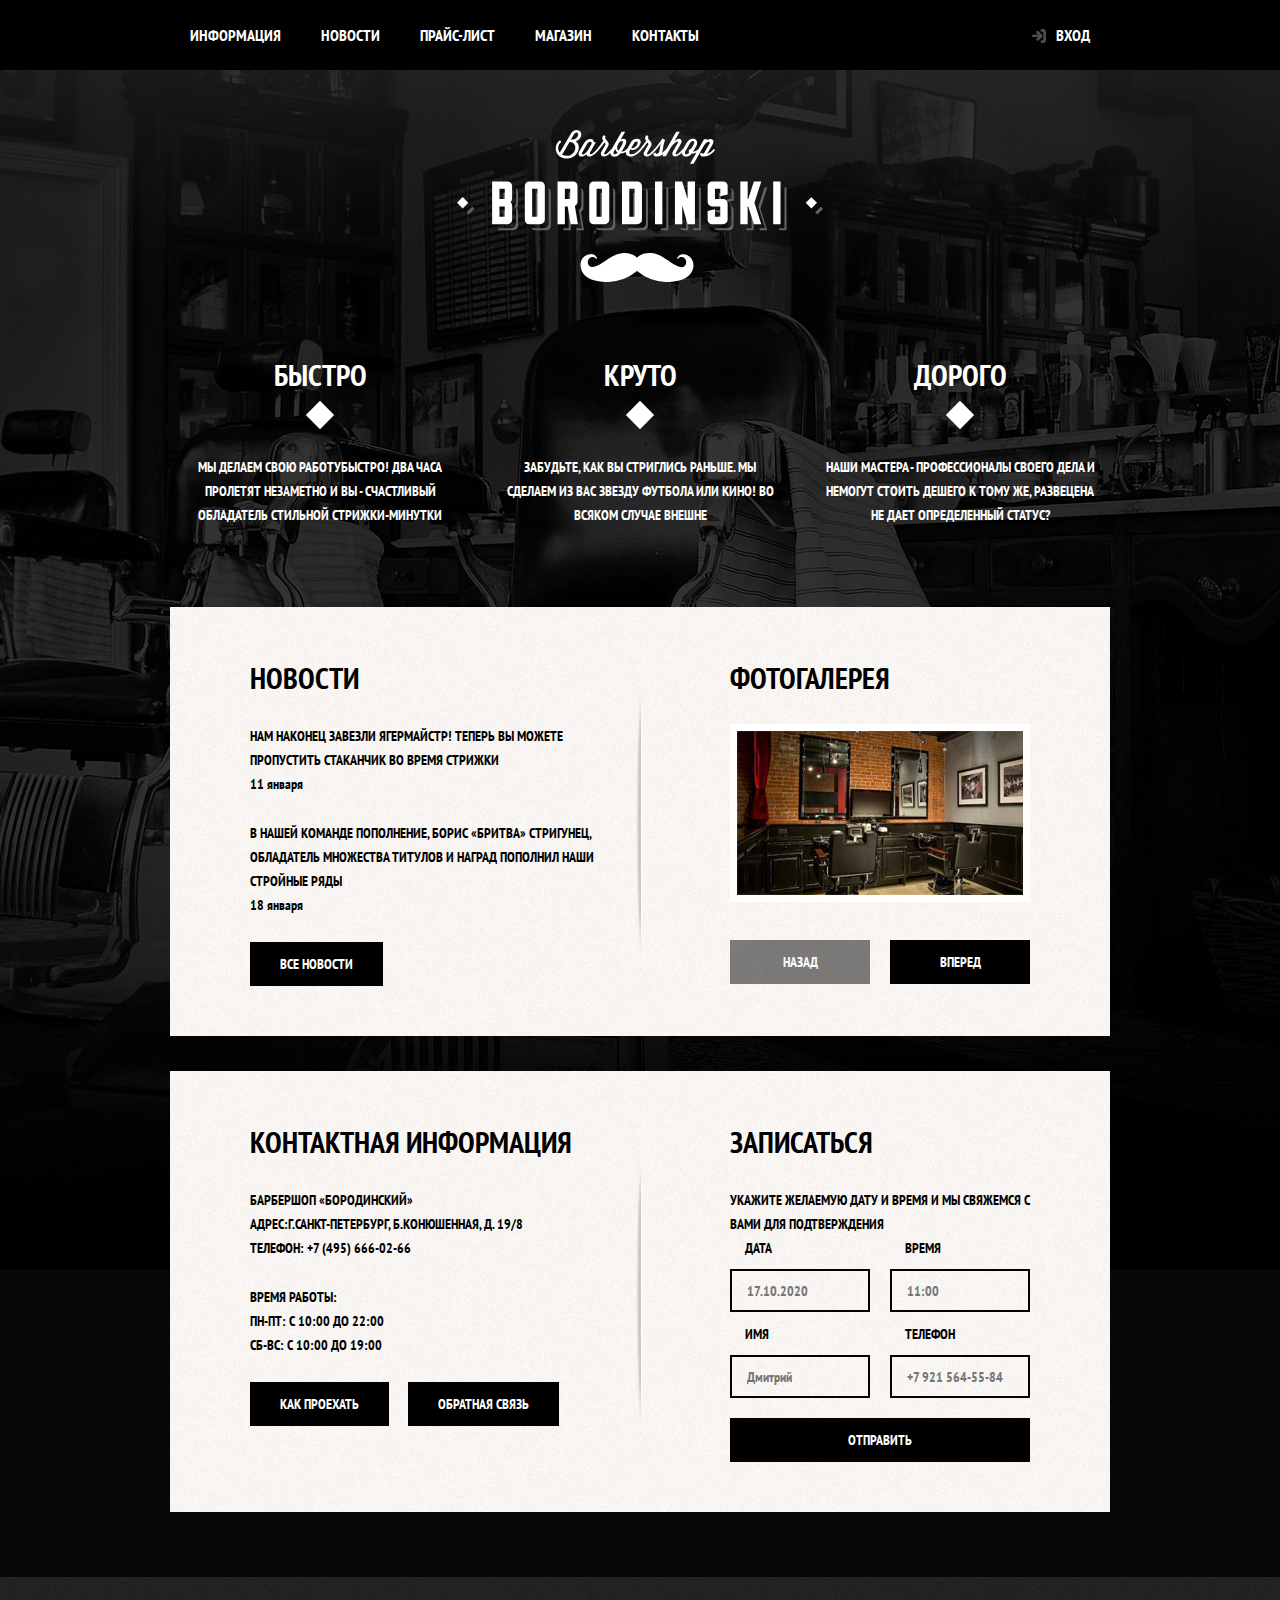
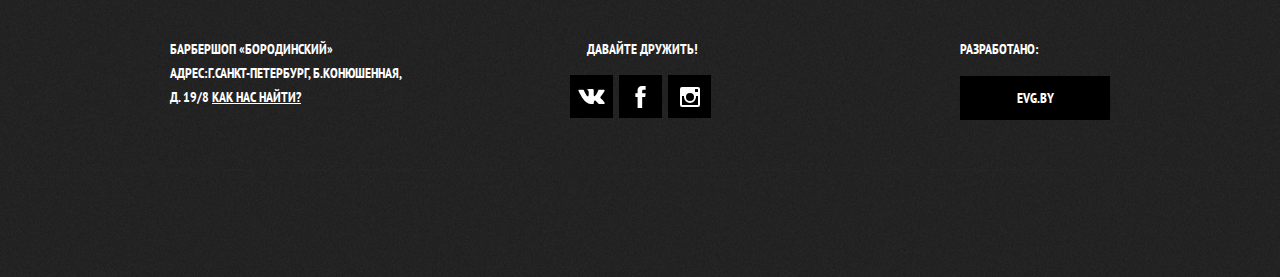
<file: index.html>
<!DOCTYPE html>
<html lang="ru">

<head>
	<meta charset="UTF-8">
	<title>Сайт барбершопа</title>
	<link rel="stylesheet" href="https://fonts.googleapis.com/css?family=PT+Sans+Narrow:400,700&amp;subset=latin,cyrillic">
	<link href="css/normalize.css" rel="stylesheet">
	<link href="css/style.css" rel="stylesheet">
</head>

<body>
	<header class="main-header">
		<nav class="main-navigation">
			<a class="main-header-logo">
				<img src="img/index-logo.svg" width="371" height="155" alt="Логотип барбершопа «Бородинский»">
			</a>
			<div class="main-navigation-wrapper">
				<div class="container">
					<ul class="site-navigation">
						<li>
							<a href="pages/info.html">Информация</a>
						</li>
						<li>
							<a href="pages/news.html">Новости</a>
						</li>
						<li>
							<a href="pages/price.html">Прайс-лист</a>
						</li>
						<li>
							<a href="pages/shop.html">Магазин</a>
						</li>
						<li>
							<a href="pages/Contacts.html">Контакты</a>
						</li>
					</ul>
					<ul class="user-navigation">
						<li>
							<a class="login-link" href="login.html">Вход</a>
						</li>
					</ul>
				</div>
			</div>
		</nav>
	</header>

	<main class="container">
	<h1 class="visually-hidden">барбершоп</h1>

	<section class="features">
		<h2 class="visually-hidden">Приемущества</h2>
		<ul class="features-list">
			<li class="features-item">
				<h3>Быстро</h3>
				<p>Мы делаем свою работубыстро! Два часа пролетят незаметно и вы - счастливый обладатель стильной стрижки-минутки</p>
			</li>
			<li class="features-item">
				<h3>Круто</h3>
				<p>Забудьте, как вы стриглись раньше. Мы сделаем из вас звезду футбола или кино! Во всяком случае внешне</p>
			</li>
			<li class="features-item">
				<h3>Дорого</h3>
				<p>Наши мастера - профессионалы своего дела и немогут стоить дешего к тому же, развецена не дает определенный статус?</p>
			</li>

		</ul>
	</section>

	<div class="index-columns">

		<section class="news">
			<h2>Новости</h2>
				<ul class="news-list">
					<li class="news-item">
						<p>Нам наконец завезли ягермайстр! Теперь вы можете пропустить стаканчик во время стрижки</p>
						<time datetime="2020-11-01">11 января</time>
					</li>
					<li class="news-item">
						<p>В нашей команде пополнение, Борис «Бритва» Стригунец, обладатель множества титулов и наград пополнил наши стройные ряды</p>
						<time datetime="2020-18-01">18 января</time>
					</li>
				</ul>
			<a class="button" href="news.html">Все новости</a>
		</section>

		<section class="gallery">
			<h2>Фотогалерея</h2>
			<div class="gallery-container">
				<figure class="gallery-content">
					<a>
						<img src="img/studio.jpg" width="286" height="164" alt="интерьер">
					</a>
				</figure>
				<button class="button gallery-button gallery-button-back" type="button" disabled>назад</button>
				<button class="button gallery-button gallery-button-next" type="button" >вперед</button>
			</div>
		</section>

	</div>

	<div class="index-columns">

		<section class="contacts">
			<h2>Контактная информация</h2>
				<p>Барбершоп «Бородинский»
				<br>Адрес:г.Санкт-Петербург, Б.Конюшенная, д. 19/8
				<br>Телефон: +7 (495) 666-02-66
				</p>
				<p>Время работы:
				<br>пн-пт: с 10:00 до 22:00
				<br>сб-вс: с 10:00 до 19:00
				</p>
			<a class="button contacts-button-map" href="map.html">Как проехать</a>
			<a class="button" href="contacts.html">Обратная связь</a>
		</section>

		<section>
		<section class="appointment">
			<h2>Записаться</h2>
				<p class="appointment-info">Укажите желаемую дату и время и мы свяжемся с вами для подтверждения
				</p>
				<form class="appointment-form" action="https://echo.htmlacademy.ru" method="post">
					<p class="appointment-item">
						<label for="appointment-date">Дата</label>
						<input id="appointment-date" type="text" name="date" value="" placeholder="17.10.2020">
					</p>
					<p class="appointment-item">
						<label for="appointment-time">Время</label>
						<input id="appointment-time" type="text" name="time" value="" placeholder="11:00">
					</p>
					<p class="appointment-item">
						<label for="appointment-name">Имя</label>
						<input id="appointment-name" type="text" name="name" value="" placeholder="Дмитрий">
					</p>
					<p class="appointment-item">
						<label for="appointment-phone">Телефон</label>
						<input id="appointment-phone" type="tel" name="phone" value="" placeholder="+7 921 564-55-84">
					</p>
				</form>
				<button class="button" type="submit">отправить</button>
		</section>

	</div>

	</main>

	<footer class="main-footer">
		<div class="container">
		<p class="footer-contacts">Барбершоп «Бородинский»
		<br>Адрес:г.Санкт-Петербург, Б.Конюшенная,
		<br>д. 19/8
		<a href="https://www.google.com/maps/place/Bolshaya+Konyushennaya+St,+19,+Sankt-Peterburg,+Russia,+191186/@59.939079,30.322772,17z/data=!4m5!3m4!1s0x4696310fca5ba729:0xea9c53d4493c879f!8m2!3d59.9387942!4d30.3230833?hl=ru-RU" target="_blank">Как нас найти?</a>
		</p>

		<div class="footer-social">
			<b>Давайте дружить!</b>
			<ul>
				<li>
					<a class="social-button" href="#">
						<span class="visually-hidden">Вконтакте</span>
							<svg xmlns="http://www.w3.org/2000/svg" width="27" height="15" viewBox="0 0 26.14 14.91">
								<path d="M26 13.47l-.09-.17a13.55 13.55 0 0 0-2.6-3q-.87-.83-1.1-1.12A1 1 0 0 1 22 8a10.27 10.27 0 0 1 1.22-1.78l.88-1.16q2.35-3.13 2-4L26 .94a.8.8 0 0 0-.4-.22 2.14 2.14 0 0 0-.87 0h-3.92a.51.51 0 0 0-.27 0h-.3a.6.6 0 0 0-.15.14.93.93 0 0 0-.14.24 22.22 22.22 0 0 1-1.46 3.06q-.5.84-.93 1.46a7 7 0 0 1-.71.91 4.94 4.94 0 0 1-.52.47q-.23.18-.35.15l-.23-.05a.9.9 0 0 1-.31-.33 1.49 1.49 0 0 1-.16-.53v-.55-.65-.57-1.12-1-.75a3.14 3.14 0 0 0 0-.62 2.12 2.12 0 0 0-.14-.44.73.73 0 0 0-.28-.33 1.57 1.57 0 0 0-.46-.18A9 9 0 0 0 12.57 0a8.93 8.93 0 0 0-3.25.33 1.83 1.83 0 0 0-.52.41q-.25.3-.07.33a1.67 1.67 0 0 1 1.16.59l.08.16a2.6 2.6 0 0 1 .19.63 6.32 6.32 0 0 1 .12 1 10.59 10.59 0 0 1 0 1.7q-.07.71-.13 1.1a2.21 2.21 0 0 1-.18.64 2.69 2.69 0 0 1-.16.3l-.07.07a1 1 0 0 1-.37.07.86.86 0 0 1-.46-.19 3.27 3.27 0 0 1-.56-.52 7 7 0 0 1-.66-.93q-.37-.6-.76-1.42l-.22-.39q-.2-.38-.56-1.11t-.62-1.43A.9.9 0 0 0 5.2.9h-.07a.93.93 0 0 0-.22-.16A1.44 1.44 0 0 0 4.6.65L.87.68A1 1 0 0 0 .1.94L0 1a.44.44 0 0 0 0 .22 1.08 1.08 0 0 0 .08.37Q.9 3.53 1.86 5.31t1.66 2.87Q4.23 9.27 5 10.24t1 1.24l.37.41.34.33a8.06 8.06 0 0 0 1 .78 16.34 16.34 0 0 0 1.4.9 7.6 7.6 0 0 0 1.79.72 6.19 6.19 0 0 0 2 .22h1.57a1.08 1.08 0 0 0 .72-.3l.05-.07a.9.9 0 0 0 .1-.25 1.38 1.38 0 0 0 0-.37 4.48 4.48 0 0 1 .09-1.05 2.77 2.77 0 0 1 .23-.71 1.74 1.74 0 0 1 .29-.4 1.19 1.19 0 0 1 .23-.2h.11a.86.86 0 0 1 .77.21 4.52 4.52 0 0 1 .83.79q.39.47.93 1.05a6.41 6.41 0 0 0 1 .87l.27.16a3.31 3.31 0 0 0 .71.3 1.53 1.53 0 0 0 .76.07l3.48-.05a1.58 1.58 0 0 0 .8-.17.68.68 0 0 0 .34-.37 1.06 1.06 0 0 0 0-.46 1.71 1.71 0 0 0-.1-.36z"
								fill="#fff" />
							</svg>
					</a>
				</li>
				<li>
					<a class="social-button" href="#">
						<span class="visually-hidden">Фейсбук</span>
							<svg xmlns="http://www.w3.org/2000/svg" width="19" height="22" viewBox="0 0 10.15 21.74">
								<path d="M3.34 1.12A4.77 4.77 0 0 1 6.53 0h3.61v3.81H7.81a1.07 1.07 0 0 0-1.09.83v2.55h3.42c-.08 1.23-.24 2.45-.41 3.67h-3v10.87H2.21V10.86H0V7.21h2.19V3.66a3.83 3.83 0 0 1 1.15-2.54z"
								fill="#fff" />
							</svg>
					</a>
				</li>
				<li>
					<a class="social-button" href="#">
						<span class="visually-hidden">Инстаграм</span>
							<svg xmlns="http://www.w3.org/2000/svg" width="20" height="20" viewBox="0 0 20 20">
								<path d="M18 0H2a2 2 0 0 0-2 2v16a2 2 0 0 0 2 2h16a2 2 0 0 0 2-2V2a2 2 0 0 0-2-2zm-8 6a4 4 0 1 1-4 4 4 4 0 0 1 4-4zM2.5 18a.47.47 0 0 1-.5-.5V9h2.1a3.4 3.4 0 0 0-.1 1 6 6 0 1 0 12 0 3.4 3.4 0 0 0-.1-1H18v8.5a.47.47 0 0 1-.5.5zM18 4.5a.47.47 0 0 1-.5.5h-2a.47.47 0 0 1-.5-.5v-2a.47.47 0 0 1 .5-.5h2a.47.47 0 0 1 .5.5z"
								fill="#fff" />
							</svg>
					</a>
				</li>
			</ul>
		</div>
			<p class="footer-copyright">
				<b>Разработано:</b>
				<a class="button" href="evg.by">Evg.by</a>
			</p>
		</div>
	</footer>

	<section class="modal modal-login">
		<h2>Личный кабинет</h2>
			<p class="modal-description">Введите пожалуйста свой логин и пароль</p>
				<form class="login-form" action="https://echo.htmlacademy.ru" method="post">
					<p>
						<label class="visually-hidden" for="user-login">Логин</label>
						<input class="login-icon-user" id="user-login" type="text" name="login" placeholder="Логин">
					</p>
					<p>
						<label class="visually-hidden" for="user-password">Пароль</label>
						<input class="login-icon-password" id="user-password" type="password" name="password" placeholder="Пароль">
					</p>
					<p class="login-help">
						<label class="login-checkbox">
						<input type="checkbox" name="remember" class="visually-hidden">
							<span class="checkbox-indicator"></span>
							Запомните меня
						</label>
						<a class="restore" href="#">Я забыл пароль!</a>
					</p>
					<button class="button" type="submit">Войти</button>
				</form>
			<button class="modal-close" type="button">Закрыть</button>
	</section>

	<section class="modal modal-map">
		<h2 class="visually-hidden">Как до нас добраться</h2>
			<iframe src="https://www.google.com/maps/embed?pb=!1m18!1m12!1m3!1d1998.6037999040354!2d30.322010416394033!3d59.938716271971415!2m3!1f0!2f0!3f0!3m2!1i1024!2i768!4f13.1!3m3!1m2!1s0x4696310fca5ba729%3A0xea9c53d4493c879f!2sBolshaya+Konyushennaya+ul.%2C+19%2C+Sankt-Peterburg%2C+Russia%2C+191186!5e0!3m2!1sen!2s!4v1441888483426"
            width="766" height="560" allowfullscreen>
			</iframe>
		<p>
			<img src="img/map.jpg" width="766" height="560" alt="Офис компании по адресу ул. Большая Конюшенная 19/8, Санкт-Петербург">
		</p>
		<button class="modal-close" type="button">Закрыть</button>
	</section>
	<div class="modal-overlay"></div>
</body>

<script>

	var link = document.querySelector(".login-link");
	var popup = document.querySelector(".modal-login");
	var close = document.querySelector(".modal-close");
	var map = document.querySelector(".contacts-button-map");
	var login = popup.querySelector("[name=login]");
	var form = popup.querySelector("form");
	var password = popup.querySelector("[name=password]");
	var storage = localStorage.getItem("login");
	var isStorageSupport = true;
	var storage = "";

	try {
		storage = localStorage.getItem("login");
	} catch (err) {
		isStorageSupport  = false;
	}

	link.addEventListener("click", function (evt) {
		evt.preventDefault();
		popup.classList.add ("modal-show");
		login.focus();
		if (storage) {
			login.value = storage;
			password.focus();
		} else {
			focus.login();
		}
	});

	close.addEventListener("click", function (evt) {
		evt.preventDefault();
		popup.classList.remove ("modal-show");
		popup.classList.remove ("modal-error");
	});

	form.addEventListener("submit", function(evt) {
		if (!login.value || !password.value) {
			evt.preventDefault();
			popup.classList.remove("modal-error");
			popup.offsetWidth = popup.offsetWidth;
			popup.classList.add ("modal-error");
		} else {
			if (isStorageSupport) {
				localStorage.setItem("login", login.value);
			}
		}
	});

	window.addEventListener("keydown", function (evt) {
		if (evt.keyCode === 27) {
			evt.preventDefault();
			popup.classList.remove("modal-error");
			if (popup.classList.contains("modal-show")) {
				popup.classList.remove ("modal-show");
			}
		}
	});

	var mapLink = document.querySelector(".contacts-button-map");
	var mapPopup = document.querySelector(".modal-map");
	var mapClose = mapPopup.querySelector(".modal-close");

	mapLink.addEventListener("click", function (evt) {
		evt.preventDefault();
		mapPopup.classList.add ("modal-show");
	});

	mapClose.addEventListener("click", function (evt) {
		evt.preventDefault();
		mapPopup.classList.remove ("modal-show");
	});

	window.addEventListener("keydown", function (evt) {
		if (evt.keyCode === 27) {
			evt.preventDefault();

			if (mapPopup.classList.contains("modal-show")) {
				mapPopup.classList.remove("modal-show");
			}
		}
	})
</script>
</html>
</file>
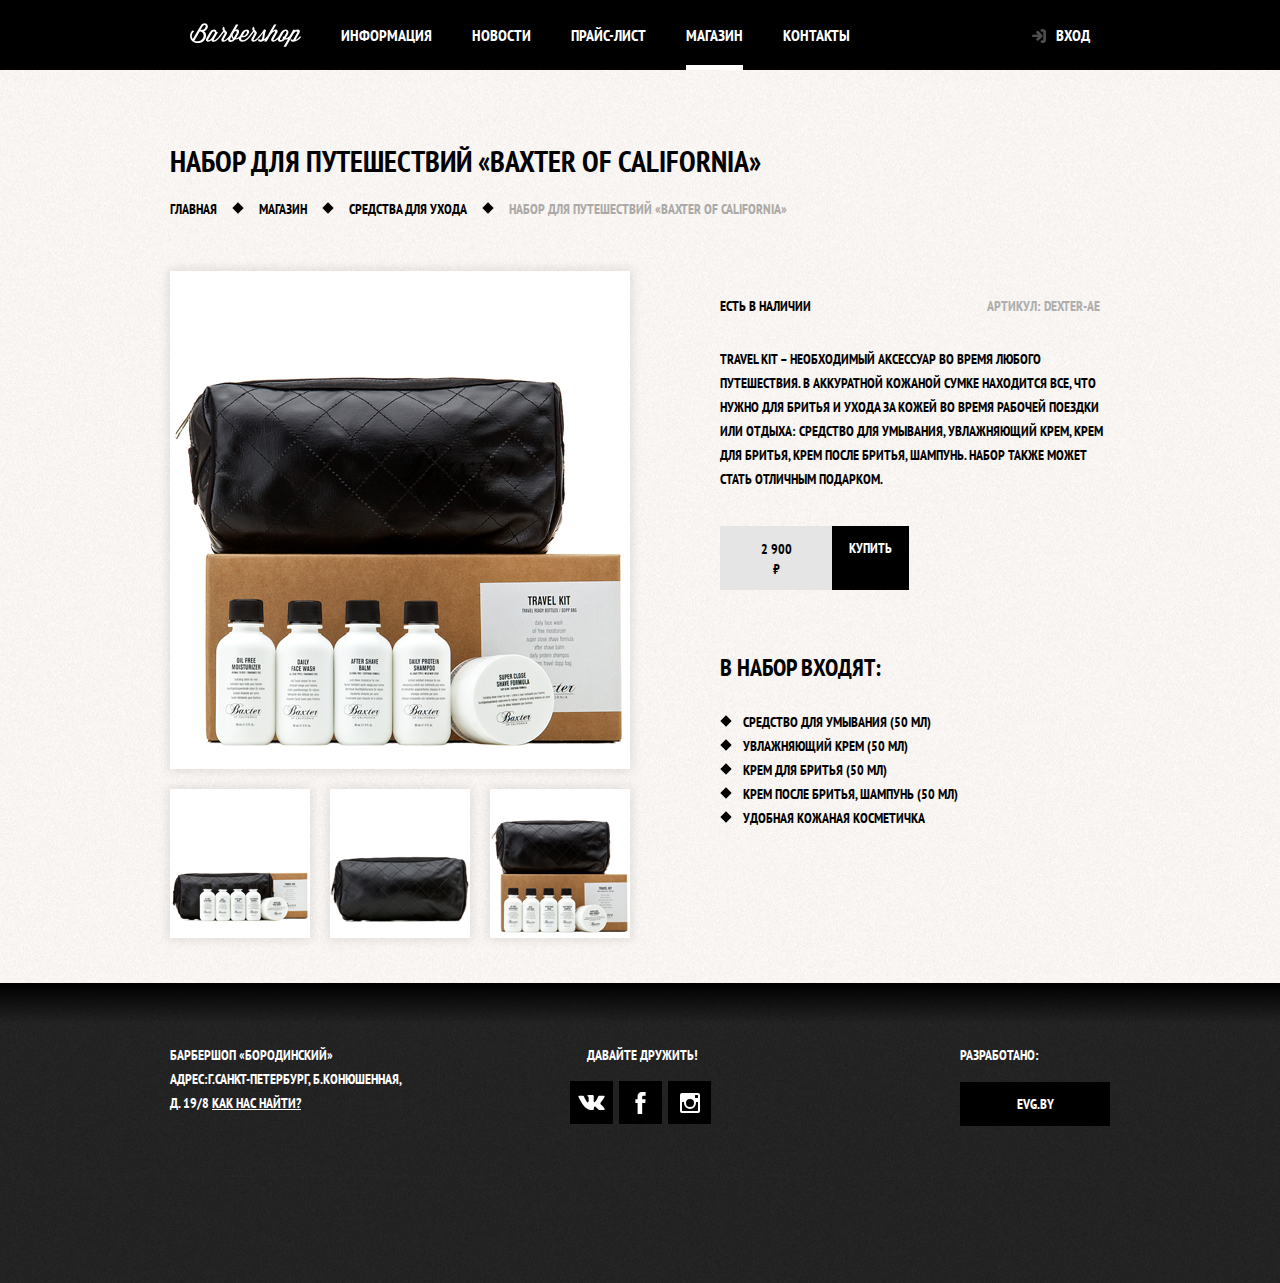
<file: pages/catalog-item-baxter-of-california.html>
<!DOCTYPE html>
<html lang="ru">

<head>
	<meta charset="UTF-8">
	<title>Сайт барбершопа</title>
	<link rel="stylesheet" href="https://fonts.googleapis.com/css?family=PT+Sans+Narrow:400,700&amp;subset=latin,cyrillic">
	<link href="../css/normalize.css" rel="stylesheet">
	<link href="../css/style.css" rel="stylesheet">
</head>

<body class="inner-page">

	<header class="main-header">
		<nav class="main-navigation container">
			<a class="main-header-logo" href="../index.html">
				<img src="../img/logo.svg" width="111" height="24" alt="Логотип барбершопа «Бородинский»">
			</a>
					<ul class="site-navigation">
						<li>
							<a href="../pages/info.html">Информация</a>
						</li>
						<li>
							<a href="../pages/news.html">Новости</a>
						</li>
						<li>
							<a href="price.html">Прайс-лист</a>
						</li>
						<li class="site-navigation-current">
							<a href="../pages/shop.html">Магазин</a>
						</li>
						<li>
							<a href="../pages/Contacts.html">Контакты</a>
						</li>
					</ul>
					<ul class="user-navigation">
						<li>
							<a class="login-link" href="login.html">Вход</a>
						</li>
					</ul>
		</nav>
	</header>

	<main class="container">

    <h1 class="page-title">Набор для путешествий «Baxter of California»</h1>

    <ul class="breadcrumbs">
        <li>
            <a href="index.html">Главная</a>
        </li>
        <li>
            <a href="../pages/shop.html">Магазин</a>
        </li>
        <li>
            <a href="#">Средства для ухода</a>
        </li>
        <li class="breadcrumbs-current">Набор для путешествий «Baxter of California»</li>
    </ul>
    <div class="catalog-columns">
    <section class="product-photos">
        <h2 class="visually-hidden">Изображения товара</h2>
        <p class="product-photo-full">
            <img src="../img/product-big.jpg" width="460" height="498" alt="Фото всего набора">
        </p>
        <ul class="product-photo-preview">
            <li>
                <img src="../img/product-small-1.jpg" width="140" height="149" alt="Фото в анфас">
            </li>
            <li>
                <img src="../img/product-small-2.jpg" width="140" height="149" alt="Фото в профиль">
            </li>
            <li>
                <img src="../img/product-small-3.jpg" width="140" height="149" alt="Фото отдельной части">
            </li>
        </ul>
    </section>

    <section class="product-info">
        <h2 class="visually-hidden">Описание товара</h2>
        <div class="product-description">
        <p class="product-availability">Есть в наличии</p>
        <p class="product-article">Артикул: dexter-ae</p>
        </div>
        <p class="product-text">Travel Kit – необходимый аксессуар во время любого путешествия. В аккуратной кожаной сумке находится все, что
            нужно для бритья и ухода за кожей во время рабочей поездки или отдыха: средство для умывания, увлажняющий
            крем, крем для бритья, крем после бритья, шампунь. Набор также может стать отличным подарком.</p>
        <p class="product-price">
            <b>2 900 ₽</b>
            <a class="button" href="#">Купить</a>
        </p>
        <h3>В набор входят:</h3>
        <ul>
            <li>Средство для умывания (50 мл)</li>
            <li>Увлажняющий крем (50 мл)</li>
            <li>Крем для бритья (50 мл)</li>
            <li>Крем после бритья, шампунь (50 мл)</li>
            <li>Удобная кожаная косметичка</li>
        </ul>
    </section>
    </div>
	</main>

	<footer class="main-footer">
		<div class="container">
		<p class="footer-contacts">Барбершоп «Бородинский»
		<br>Адрес:г.Санкт-Петербург, Б.Конюшенная,
		<br>д. 19/8
		<a href="https://www.google.com/maps/place/Bolshaya+Konyushennaya+St,+19,+Sankt-Peterburg,+Russia,+191186/@59.939079,30.322772,17z/data=!4m5!3m4!1s0x4696310fca5ba729:0xea9c53d4493c879f!8m2!3d59.9387942!4d30.3230833?hl=ru-RU" target="_blank">Как нас найти?</a>
		</p>

		<div class="footer-social">
			<b>Давайте дружить!</b>
			<ul>
				<li>
					<a class="social-button" href="#">
						<span class="visually-hidden">Вконтакте</span>
							<svg xmlns="http://www.w3.org/2000/svg" width="27" height="15" viewBox="0 0 26.14 14.91">
								<path d="M26 13.47l-.09-.17a13.55 13.55 0 0 0-2.6-3q-.87-.83-1.1-1.12A1 1 0 0 1 22 8a10.27 10.27 0 0 1 1.22-1.78l.88-1.16q2.35-3.13 2-4L26 .94a.8.8 0 0 0-.4-.22 2.14 2.14 0 0 0-.87 0h-3.92a.51.51 0 0 0-.27 0h-.3a.6.6 0 0 0-.15.14.93.93 0 0 0-.14.24 22.22 22.22 0 0 1-1.46 3.06q-.5.84-.93 1.46a7 7 0 0 1-.71.91 4.94 4.94 0 0 1-.52.47q-.23.18-.35.15l-.23-.05a.9.9 0 0 1-.31-.33 1.49 1.49 0 0 1-.16-.53v-.55-.65-.57-1.12-1-.75a3.14 3.14 0 0 0 0-.62 2.12 2.12 0 0 0-.14-.44.73.73 0 0 0-.28-.33 1.57 1.57 0 0 0-.46-.18A9 9 0 0 0 12.57 0a8.93 8.93 0 0 0-3.25.33 1.83 1.83 0 0 0-.52.41q-.25.3-.07.33a1.67 1.67 0 0 1 1.16.59l.08.16a2.6 2.6 0 0 1 .19.63 6.32 6.32 0 0 1 .12 1 10.59 10.59 0 0 1 0 1.7q-.07.71-.13 1.1a2.21 2.21 0 0 1-.18.64 2.69 2.69 0 0 1-.16.3l-.07.07a1 1 0 0 1-.37.07.86.86 0 0 1-.46-.19 3.27 3.27 0 0 1-.56-.52 7 7 0 0 1-.66-.93q-.37-.6-.76-1.42l-.22-.39q-.2-.38-.56-1.11t-.62-1.43A.9.9 0 0 0 5.2.9h-.07a.93.93 0 0 0-.22-.16A1.44 1.44 0 0 0 4.6.65L.87.68A1 1 0 0 0 .1.94L0 1a.44.44 0 0 0 0 .22 1.08 1.08 0 0 0 .08.37Q.9 3.53 1.86 5.31t1.66 2.87Q4.23 9.27 5 10.24t1 1.24l.37.41.34.33a8.06 8.06 0 0 0 1 .78 16.34 16.34 0 0 0 1.4.9 7.6 7.6 0 0 0 1.79.72 6.19 6.19 0 0 0 2 .22h1.57a1.08 1.08 0 0 0 .72-.3l.05-.07a.9.9 0 0 0 .1-.25 1.38 1.38 0 0 0 0-.37 4.48 4.48 0 0 1 .09-1.05 2.77 2.77 0 0 1 .23-.71 1.74 1.74 0 0 1 .29-.4 1.19 1.19 0 0 1 .23-.2h.11a.86.86 0 0 1 .77.21 4.52 4.52 0 0 1 .83.79q.39.47.93 1.05a6.41 6.41 0 0 0 1 .87l.27.16a3.31 3.31 0 0 0 .71.3 1.53 1.53 0 0 0 .76.07l3.48-.05a1.58 1.58 0 0 0 .8-.17.68.68 0 0 0 .34-.37 1.06 1.06 0 0 0 0-.46 1.71 1.71 0 0 0-.1-.36z"
								fill="#fff" />
							</svg>
					</a>
				</li>
				<li>
					<a class="social-button" href="#">
						<span class="visually-hidden">Фейсбук</span>
							<svg xmlns="http://www.w3.org/2000/svg" width="19" height="22" viewBox="0 0 10.15 21.74">
								<path d="M3.34 1.12A4.77 4.77 0 0 1 6.53 0h3.61v3.81H7.81a1.07 1.07 0 0 0-1.09.83v2.55h3.42c-.08 1.23-.24 2.45-.41 3.67h-3v10.87H2.21V10.86H0V7.21h2.19V3.66a3.83 3.83 0 0 1 1.15-2.54z"
								fill="#fff" />
							</svg>
					</a>
				</li>
				<li>
					<a class="social-button" href="#">
						<span class="visually-hidden">Инстаграм</span>
							<svg xmlns="http://www.w3.org/2000/svg" width="20" height="20" viewBox="0 0 20 20">
								<path d="M18 0H2a2 2 0 0 0-2 2v16a2 2 0 0 0 2 2h16a2 2 0 0 0 2-2V2a2 2 0 0 0-2-2zm-8 6a4 4 0 1 1-4 4 4 4 0 0 1 4-4zM2.5 18a.47.47 0 0 1-.5-.5V9h2.1a3.4 3.4 0 0 0-.1 1 6 6 0 1 0 12 0 3.4 3.4 0 0 0-.1-1H18v8.5a.47.47 0 0 1-.5.5zM18 4.5a.47.47 0 0 1-.5.5h-2a.47.47 0 0 1-.5-.5v-2a.47.47 0 0 1 .5-.5h2a.47.47 0 0 1 .5.5z"
								fill="#fff" />
							</svg>
					</a>
				</li>
			</ul>
		</div>
			<p class="footer-copyright">
				<b>Разработано:</b>
				<a class="button" href="evg.by">Evg.by</a>
			</p>
		</div>
	</footer>

	<section class="modal modal-login">
		<h2>Личный кабинет</h2>
			<p class="modal-description">Введите пожалуйста свой логин и пароль</p>
				<form class="login-form" action="https://echo.htmlacademy.ru" method="post">
					<p>
						<label class="visually-hidden" for="user-login">Логин</label>
						<input class="login-icon-user" id="user-login" type="text" name="login" placeholder="Логин">
					</p>
					<p>
						<label class="visually-hidden" for="user-password">Пароль</label>
						<input class="login-icon-password" id="user-password" type="password" name="password" placeholder="Пароль">
					</p>
					<p class="login-help">
						<label class="login-checkbox">
						<input type="checkbox" name="remember" class="visually-hidden">
							<span class="checkbox-indicator"></span>
							Запомните меня
						</label>
						<a class="restore" href="#">Я забыл пароль!</a>
					</p>
					<button class="button" type="submit">Войти</button>
				</form>
			<button class="modal-close" type="button">Закрыть</button>
	</section>

	<section class="modal modal-map">
		<h2 class="visually-hidden">Как до нас добраться</h2>
			<iframe src="https://www.google.com/maps/embed?pb=!1m18!1m12!1m3!1d1998.6037999040354!2d30.322010416394033!3d59.938716271971415!2m3!1f0!2f0!3f0!3m2!1i1024!2i768!4f13.1!3m3!1m2!1s0x4696310fca5ba729%3A0xea9c53d4493c879f!2sBolshaya+Konyushennaya+ul.%2C+19%2C+Sankt-Peterburg%2C+Russia%2C+191186!5e0!3m2!1sen!2s!4v1441888483426"
            width="766" height="560" allowfullscreen>
			</iframe>
		<p>
			<img src="../img/map.jpg" width="766" height="560" alt="Офис компании по адресу ул. Большая Конюшенная 19/8, Санкт-Петербург">
		</p>
		<button class="modal-close" type="button">Закрыть</button>
	</section>
	<div class="modal-overlay"></div>
</body>

<script>

	var link = document.querySelector(".login-link");
	var popup = document.querySelector(".modal-login");
	var close = document.querySelector(".modal-close");
	var map = document.querySelector(".contacts-button-map");
	var login = popup.querySelector("[name=login]");
	var form = popup.querySelector("form");
	var password = popup.querySelector("[name=password]");
	var storage = localStorage.getItem("login");
	var isStorageSupport = true;
	var storage = "";

	try {
		storage = localStorage.getItem("login");
	} catch (err) {
		isStorageSupport  = false;
	}

	link.addEventListener("click", function (evt) {
		evt.preventDefault();
		popup.classList.add ("modal-show");
		login.focus();
		if (storage) {
			login.value = storage;
			password.focus();
		} else {
			focus.login();
		}
	});

	close.addEventListener("click", function (evt) {
		evt.preventDefault();
		popup.classList.remove ("modal-show");
		popup.classList.remove ("modal-error");
	});

	form.addEventListener("submit", function(evt) {
		if (!login.value || !password.value) {
			evt.preventDefault();
			popup.classList.remove("modal-error");
			popup.offsetWidth = popup.offsetWidth;
			popup.classList.add ("modal-error");
		} else {
			if (isStorageSupport) {
				localStorage.setItem("login", login.value);
			}
		}
	});

	window.addEventListener("keydown", function (evt) {
		if (evt.keyCode === 27) {
			evt.preventDefault();
			popup.classList.remove("modal-error");
			if (popup.classList.contains("modal-show")) {
				popup.classList.remove ("modal-show");
			}
		}
	});

</script>
</html>
</file>
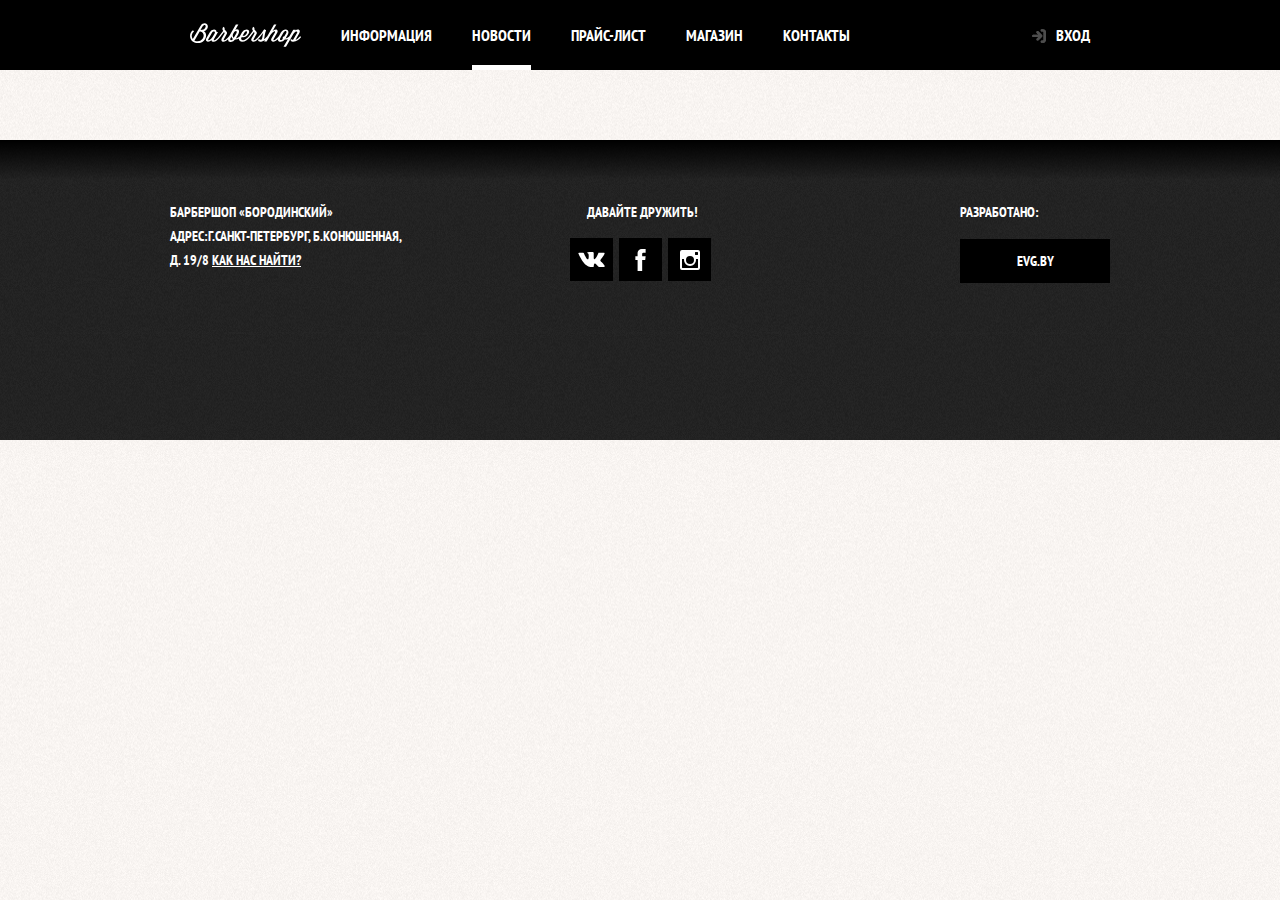
<file: pages/news.html>
<!DOCTYPE html>
<html lang="ru">

<head>
	<meta charset="UTF-8">
	<title>Сайт барбершопа</title>
	<link rel="stylesheet" href="https://fonts.googleapis.com/css?family=PT+Sans+Narrow:400,700&amp;subset=latin,cyrillic">
	<link href="../css/normalize.css" rel="stylesheet">
	<link href="../css/style.css" rel="stylesheet">
</head>

<body class="inner-page">

	<header class="main-header">
		<nav class="main-navigation container">
			<a class="main-header-logo" href="../index.html">
				<img src="../img/logo.svg" width="111" height="24" alt="Логотип барбершопа «Бородинский»">
			</a>
					<ul class="site-navigation">
						<li>
							<a href="../pages/info.html">Информация</a>
						</li>
						<li class="site-navigation-current">
							<a href="../pages/news.html">Новости</a>
						</li>
						<li>
							<a href="price.html">Прайс-лист</a>
						</li>
						<li>
							<a href="../pages/shop.html">Магазин</a>
						</li>
						<li>
							<a href="../pages/Contacts.html">Контакты</a>
						</li>
					</ul>
					<ul class="user-navigation">
						<li>
							<a class="login-link" href="login.html">Вход</a>
						</li>
					</ul>
		</nav>
	</header>

	<main class="container">

	</main>

	<footer class="main-footer">
		<div class="container">
		<p class="footer-contacts">Барбершоп «Бородинский»
		<br>Адрес:г.Санкт-Петербург, Б.Конюшенная,
		<br>д. 19/8
		<a href="https://www.google.com/maps/place/Bolshaya+Konyushennaya+St,+19,+Sankt-Peterburg,+Russia,+191186/@59.939079,30.322772,17z/data=!4m5!3m4!1s0x4696310fca5ba729:0xea9c53d4493c879f!8m2!3d59.9387942!4d30.3230833?hl=ru-RU" target="_blank">Как нас найти?</a>
		</p>

		<div class="footer-social">
			<b>Давайте дружить!</b>
			<ul>
				<li>
					<a class="social-button" href="#">
						<span class="visually-hidden">Вконтакте</span>
							<svg xmlns="http://www.w3.org/2000/svg" width="27" height="15" viewBox="0 0 26.14 14.91">
								<path d="M26 13.47l-.09-.17a13.55 13.55 0 0 0-2.6-3q-.87-.83-1.1-1.12A1 1 0 0 1 22 8a10.27 10.27 0 0 1 1.22-1.78l.88-1.16q2.35-3.13 2-4L26 .94a.8.8 0 0 0-.4-.22 2.14 2.14 0 0 0-.87 0h-3.92a.51.51 0 0 0-.27 0h-.3a.6.6 0 0 0-.15.14.93.93 0 0 0-.14.24 22.22 22.22 0 0 1-1.46 3.06q-.5.84-.93 1.46a7 7 0 0 1-.71.91 4.94 4.94 0 0 1-.52.47q-.23.18-.35.15l-.23-.05a.9.9 0 0 1-.31-.33 1.49 1.49 0 0 1-.16-.53v-.55-.65-.57-1.12-1-.75a3.14 3.14 0 0 0 0-.62 2.12 2.12 0 0 0-.14-.44.73.73 0 0 0-.28-.33 1.57 1.57 0 0 0-.46-.18A9 9 0 0 0 12.57 0a8.93 8.93 0 0 0-3.25.33 1.83 1.83 0 0 0-.52.41q-.25.3-.07.33a1.67 1.67 0 0 1 1.16.59l.08.16a2.6 2.6 0 0 1 .19.63 6.32 6.32 0 0 1 .12 1 10.59 10.59 0 0 1 0 1.7q-.07.71-.13 1.1a2.21 2.21 0 0 1-.18.64 2.69 2.69 0 0 1-.16.3l-.07.07a1 1 0 0 1-.37.07.86.86 0 0 1-.46-.19 3.27 3.27 0 0 1-.56-.52 7 7 0 0 1-.66-.93q-.37-.6-.76-1.42l-.22-.39q-.2-.38-.56-1.11t-.62-1.43A.9.9 0 0 0 5.2.9h-.07a.93.93 0 0 0-.22-.16A1.44 1.44 0 0 0 4.6.65L.87.68A1 1 0 0 0 .1.94L0 1a.44.44 0 0 0 0 .22 1.08 1.08 0 0 0 .08.37Q.9 3.53 1.86 5.31t1.66 2.87Q4.23 9.27 5 10.24t1 1.24l.37.41.34.33a8.06 8.06 0 0 0 1 .78 16.34 16.34 0 0 0 1.4.9 7.6 7.6 0 0 0 1.79.72 6.19 6.19 0 0 0 2 .22h1.57a1.08 1.08 0 0 0 .72-.3l.05-.07a.9.9 0 0 0 .1-.25 1.38 1.38 0 0 0 0-.37 4.48 4.48 0 0 1 .09-1.05 2.77 2.77 0 0 1 .23-.71 1.74 1.74 0 0 1 .29-.4 1.19 1.19 0 0 1 .23-.2h.11a.86.86 0 0 1 .77.21 4.52 4.52 0 0 1 .83.79q.39.47.93 1.05a6.41 6.41 0 0 0 1 .87l.27.16a3.31 3.31 0 0 0 .71.3 1.53 1.53 0 0 0 .76.07l3.48-.05a1.58 1.58 0 0 0 .8-.17.68.68 0 0 0 .34-.37 1.06 1.06 0 0 0 0-.46 1.71 1.71 0 0 0-.1-.36z"
								fill="#fff" />
							</svg>
					</a>
				</li>
				<li>
					<a class="social-button" href="#">
						<span class="visually-hidden">Фейсбук</span>
							<svg xmlns="http://www.w3.org/2000/svg" width="19" height="22" viewBox="0 0 10.15 21.74">
								<path d="M3.34 1.12A4.77 4.77 0 0 1 6.53 0h3.61v3.81H7.81a1.07 1.07 0 0 0-1.09.83v2.55h3.42c-.08 1.23-.24 2.45-.41 3.67h-3v10.87H2.21V10.86H0V7.21h2.19V3.66a3.83 3.83 0 0 1 1.15-2.54z"
								fill="#fff" />
							</svg>
					</a>
				</li>
				<li>
					<a class="social-button" href="#">
						<span class="visually-hidden">Инстаграм</span>
							<svg xmlns="http://www.w3.org/2000/svg" width="20" height="20" viewBox="0 0 20 20">
								<path d="M18 0H2a2 2 0 0 0-2 2v16a2 2 0 0 0 2 2h16a2 2 0 0 0 2-2V2a2 2 0 0 0-2-2zm-8 6a4 4 0 1 1-4 4 4 4 0 0 1 4-4zM2.5 18a.47.47 0 0 1-.5-.5V9h2.1a3.4 3.4 0 0 0-.1 1 6 6 0 1 0 12 0 3.4 3.4 0 0 0-.1-1H18v8.5a.47.47 0 0 1-.5.5zM18 4.5a.47.47 0 0 1-.5.5h-2a.47.47 0 0 1-.5-.5v-2a.47.47 0 0 1 .5-.5h2a.47.47 0 0 1 .5.5z"
								fill="#fff" />
							</svg>
					</a>
				</li>
			</ul>
		</div>
			<p class="footer-copyright">
				<b>Разработано:</b>
				<a class="button" href="evg.by">Evg.by</a>
			</p>
		</div>
	</footer>

	<section class="modal modal-login">
		<h2>Личный кабинет</h2>
			<p class="modal-description">Введите пожалуйста свой логин и пароль</p>
				<form class="login-form" action="https://echo.htmlacademy.ru" method="post">
					<p>
						<label class="visually-hidden" for="user-login">Логин</label>
						<input class="login-icon-user" id="user-login" type="text" name="login" placeholder="Логин">
					</p>
					<p>
						<label class="visually-hidden" for="user-password">Пароль</label>
						<input class="login-icon-password" id="user-password" type="password" name="password" placeholder="Пароль">
					</p>
					<p class="login-help">
						<label class="login-checkbox">
						<input type="checkbox" name="remember" class="visually-hidden">
							<span class="checkbox-indicator"></span>
							Запомните меня
						</label>
						<a class="restore" href="#">Я забыл пароль!</a>
					</p>
					<button class="button" type="submit">Войти</button>
				</form>
			<button class="modal-close" type="button">Закрыть</button>
	</section>

	<section class="modal modal-map">
		<h2 class="visually-hidden">Как до нас добраться</h2>
			<iframe src="https://www.google.com/maps/embed?pb=!1m18!1m12!1m3!1d1998.6037999040354!2d30.322010416394033!3d59.938716271971415!2m3!1f0!2f0!3f0!3m2!1i1024!2i768!4f13.1!3m3!1m2!1s0x4696310fca5ba729%3A0xea9c53d4493c879f!2sBolshaya+Konyushennaya+ul.%2C+19%2C+Sankt-Peterburg%2C+Russia%2C+191186!5e0!3m2!1sen!2s!4v1441888483426"
            width="766" height="560" allowfullscreen>
			</iframe>
		<p>
			<img src="../img/map.jpg" width="766" height="560" alt="Офис компании по адресу ул. Большая Конюшенная 19/8, Санкт-Петербург">
		</p>
		<button class="modal-close" type="button">Закрыть</button>
	</section>
	<div class="modal-overlay"></div>
</body>

<script>

	var link = document.querySelector(".login-link");
	var popup = document.querySelector(".modal-login");
	var close = document.querySelector(".modal-close");
	var map = document.querySelector(".contacts-button-map");
	var login = popup.querySelector("[name=login]");
	var form = popup.querySelector("form");
	var password = popup.querySelector("[name=password]");
	var storage = localStorage.getItem("login");
	var isStorageSupport = true;
	var storage = "";

	try {
		storage = localStorage.getItem("login");
	} catch (err) {
		isStorageSupport  = false;
	}

	link.addEventListener("click", function (evt) {
		evt.preventDefault();
		popup.classList.add ("modal-show");
		login.focus();
		if (storage) {
			login.value = storage;
			password.focus();
		} else {
			focus.login();
		}
	});

	close.addEventListener("click", function (evt) {
		evt.preventDefault();
		popup.classList.remove ("modal-show");
		popup.classList.remove ("modal-error");
	});

	form.addEventListener("submit", function(evt) {
		if (!login.value || !password.value) {
			evt.preventDefault();
			popup.classList.remove("modal-error");
			popup.offsetWidth = popup.offsetWidth;
			popup.classList.add ("modal-error");
		} else {
			if (isStorageSupport) {
				localStorage.setItem("login", login.value);
			}
		}
	});

	window.addEventListener("keydown", function (evt) {
		if (evt.keyCode === 27) {
			evt.preventDefault();
			popup.classList.remove("modal-error");
			if (popup.classList.contains("modal-show")) {
				popup.classList.remove ("modal-show");
			}
		}
	});

</script>
</html>
</file>
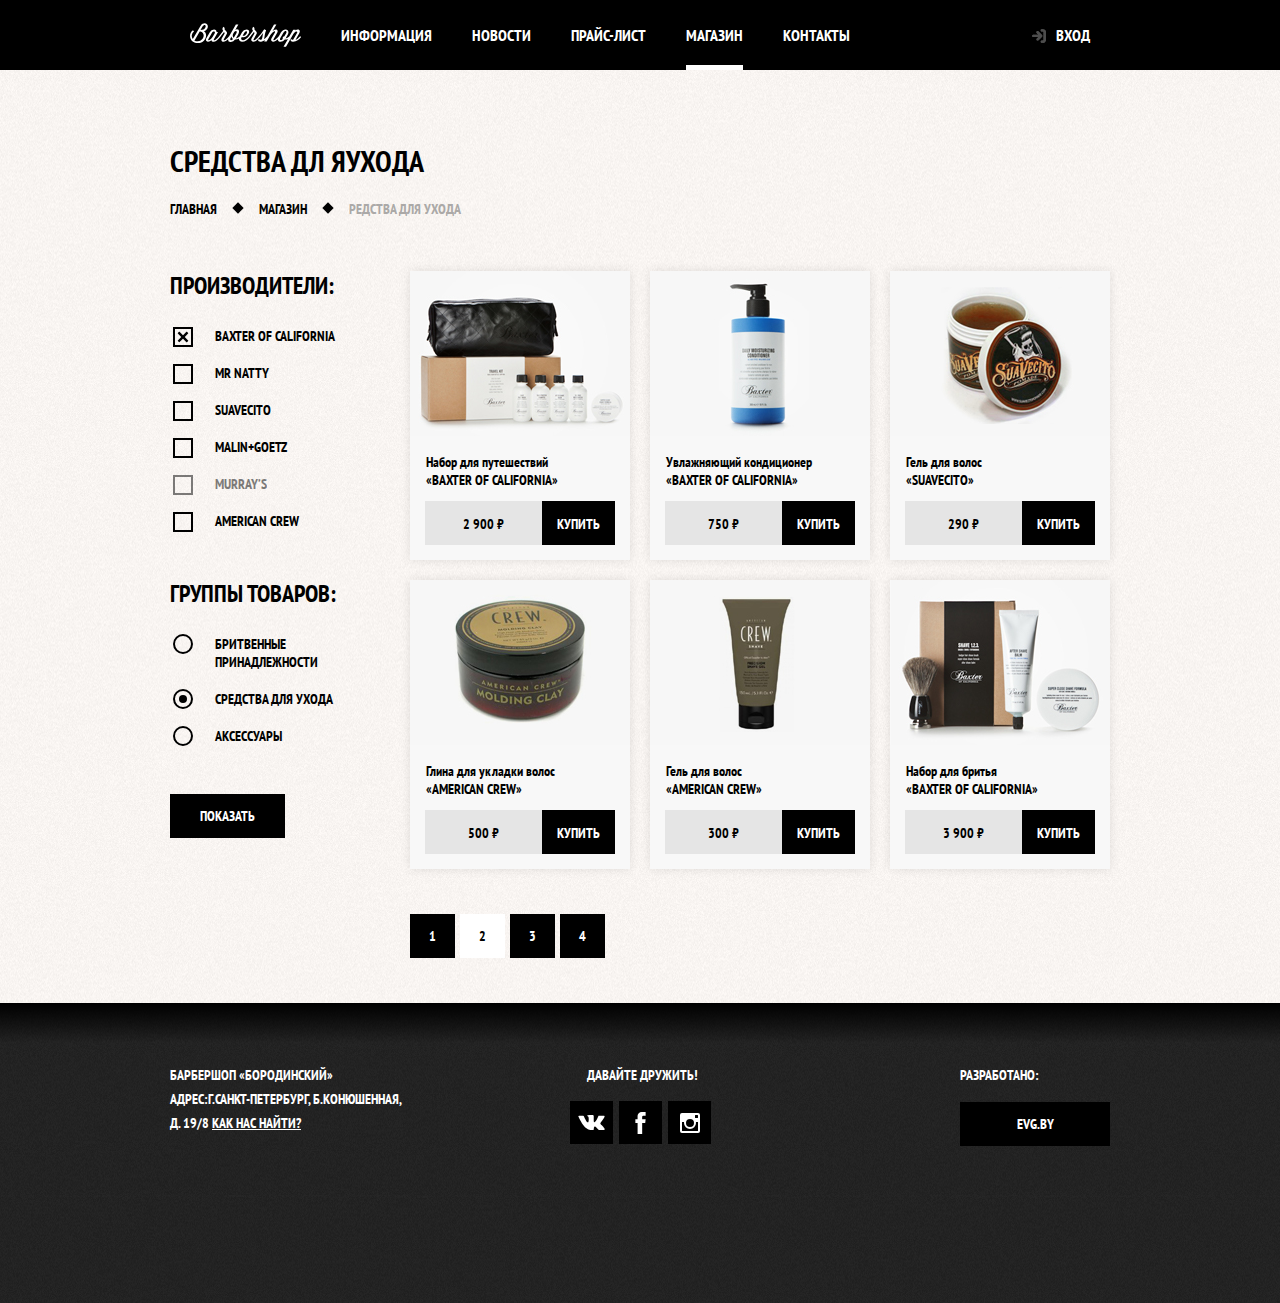
<file: pages/shop.html>
<!DOCTYPE html>
<html lang="ru">

<head>
	<meta charset="UTF-8">
	<title>Сайт барбершопа</title>
	<link rel="stylesheet" href="https://fonts.googleapis.com/css?family=PT+Sans+Narrow:400,700&amp;subset=latin,cyrillic">
	<link href="../css/normalize.css" rel="stylesheet">
	<link href="../css/style.css" rel="stylesheet">
</head>

<body class="inner-page">

	<header class="main-header">
		<nav class="main-navigation container">
			<a class="main-header-logo" href="../index.html">
				<img src="../img/logo.svg" width="111" height="24" alt="Логотип барбершопа «Бородинский»">
			</a>
					<ul class="site-navigation">
						<li>
							<a href="../pages/info.html">Информация</a>
						</li>
						<li>
							<a href="../pages/news.html">Новости</a>
						</li>
						<li>
							<a href="price.html">Прайс-лист</a>
						</li>
						<li class="site-navigation-current">
							<a href="../pages/shop.html">Магазин</a>
						</li>
						<li>
							<a href="../pages/Contacts.html">Контакты</a>
						</li>
					</ul>
					<ul class="user-navigation">
						<li>
							<a class="login-link" href="login.html">Вход</a>
						</li>
					</ul>
		</nav>
	</header>

	<main class="container">
		<h1 class="page-title">Средства дл яухода</h1>

		<ul class="breadcrumbs">
			<li><a href="../index.html">Главная</a></li>
			<li><a href="../pages/shop.html">Магазин</a></li>
			<li class="breadcrumbs-current">редства для ухода</li>
		</ul>
		<div class="catalog-columns">
		<section class="filters">
				<h2 class="visually-hidden">Фильтр товаров</h2>
				<form class="filter" method="get" action="https://echo.htmlacademy.ru">
						<fieldset>
								<legend>Производители:</legend>
								<ul>
										<li class="filter-option">
												<input class="visually-hidden filter-input filter-input-checkbox" type="checkbox" name="baxter-of-california" id="filter-baxter-of-california" checked>
												<label for="filter-baxter-of-california">Baxter of California</label>
										</li>
										<li class="filter-option">
												<input class="visually-hidden filter-input filter-input-checkbox" type="checkbox" name="mr-natty" id="filter-mr-natty">
												<label for="filter-mr-natty">Mr Natty</label>
										</li>
										<li class="filter-option">
												<input class="visually-hidden filter-input filter-input-checkbox" type="checkbox" name="suavecito" id="filter-suavecito">
												<label for="filter-suavecito">Suavecito</label>
										</li>
										<li class="filter-option">
												<input class="visually-hidden filter-input filter-input-checkbox" type="checkbox" name="malin-goetz" id="filter-malin-goetz">
												<label for="filter-malin-goetz">Malin+Goetz</label>
										</li>
										<li class="filter-option">
												<input class="visually-hidden filter-input filter-input-checkbox" type="checkbox" name="murrays" id="filter-murrays" disabled>
												<label for="filter-murrays">Murray’s</label>
										</li>
										<li class="filter-option">
												<input class="visually-hidden filter-input filter-input-checkbox" type="checkbox" name="american-crew" id="filter-american-crew">
												<label for="filter-american-crew">American Crew</label>
										</li>
								</ul>
						</fieldset>
						<fieldset>
								<legend>Группы товаров:</legend>
								<ul>
										<li class="filter-option">
												<input class="visually-hidden filter-input filter-input-radio" type="radio" name="product-group" value="shaving" id="filter-shave">
												<label for="filter-shave">Бритвенные принадлежности</label>
										</li>
										<li class="filter-option">
												<input class="visually-hidden filter-input filter-input-radio" type="radio" name="product-group" value="hair-care" id="filter-care"
														checked>
												<label for="filter-care">Средства для ухода</label>
										</li>
										<li class="filter-option">
												<input class="visually-hidden filter-input filter-input-radio" type="radio" name="product-group" value="accessories" id="filter-accessories">
												<label for="filter-accessories">Аксессуары</label>
										</li>
								</ul>
						</fieldset>
						<button type="submit" class="filter-button button">Показать</button>
				</form>
		</section>

		<section class="catalog">
				<h2 class="visually-hidden">Список средств для ухода</h2>
				<ul class="catalog-list">
						<li class="catalog-item">
								<a href="catalog-item.html">
										<h3>
												<span class="catalog-category">Набор для путешествий</span>
												<span class="catalog-item-title">«Baxter of California»</span>
										</h3>
										<p class="catalog-item-image">
												<img src="../img/product-1.jpg" width="220" height="165" alt="Набор для путешествий «Baxter of California»">
										</p>
								</a>
								<p class="catalog-item-price">
										<b>2 900 ₽</b>
										<a class="button" href="#">Купить</a>
								</p>
						</li>
						<li class="catalog-item">
								<a href="catalog-item.html">
										<h3>
												<span class="catalog-category">Увлажняющий кондиционер</span>
												<span class="catalog-item-title">«Baxter of California»</span>
										</h3>
										<p class="catalog-item-image">
												<img src="../img/product-2.jpg" width="220" height="165" alt="Увлажняющий кондиционер «Baxter of California»">
										</p>
								</a>
								<p class="catalog-item-price">
										<b>750 ₽</b>
										<a class="button" href="#">Купить</a>
								</p>
						</li>
						<li class="catalog-item">
								<a href="catalog-item.html">
										<h3>
												<span class="catalog-category">Гель для волос</span>
												<span class="catalog-item-title">«Suavecito»</span>
										</h3>
										<p class="catalog-item-image">
												<img src="../img/product-3.jpg" width="220" height="165" alt="Гель для волос «Suavecito»">
										</p>
								</a>
								<p class="catalog-item-price">
										<b>290 ₽</b>
										<a class="button" href="#">Купить</a>
								</p>
						</li>
						<li class="catalog-item">
								<a href="catalog-item.html">
										<h3>
												<span class="catalog-category">Глина для укладки волос</span>
												<span class="catalog-item-title">«American crew»</span>
										</h3>
										<p class="catalog-item-image">
												<img src="../img/product-4.jpg" width="220" height="165" alt="Глина для укладки волос «American crew»">
										</p>
								</a>
								<p class="catalog-item-price">
										<b>500 ₽</b>
										<a class="button" href="#">Купить</a>
								</p>
						</li>
						<li class="catalog-item">
								<a href="catalog-item.html">
										<h3>
												<span class="catalog-category">Гель для волос</span>
												<span class="catalog-item-title">«American crew»</span>
										</h3>
										<p class="catalog-item-image">
												<img src="../img/product-5.jpg" width="220" height="165" alt="Гель для волос «American crew»">
										</p>
								</a>
								<p class="catalog-item-price">
										<b>300 ₽</b>
										<a class="button" href="#">Купить</a>
								</p>
						</li>
						<li class="catalog-item">
								<a href="catalog-item.html">
										<h3>
												<span class="catalog-category">Набор для бритья</span>
												<span class="catalog-item-title">«Baxter of California»</span>
										</h3>
										<p class="catalog-item-image">
												<img src="../img/product-6.jpg" width="220" height="165" alt="Набор для бритья «Baxter of California»">
										</p>
								</a>
								<p class="catalog-item-price">
										<b>3 900 ₽</b>
										<a class="button" href="#">Купить</a>
								</p>
						</li>
				</ul>
				<ul class="pagination-list">
						<li class="pagination-item">
								<a href="#">1</a>
						</li>
						<li class="pagination-item pagination-item-current">
								<a>2</a>
						</li>
						<li class="pagination-item">
								<a href="#">3</a>
						</li>
						<li class="pagination-item">
								<a href="#">4</a>
						</li>
				</ul>
		</section>
	</div>

	</main>

	<footer class="main-footer">
		<div class="container">
		<p class="footer-contacts">Барбершоп «Бородинский»
		<br>Адрес:г.Санкт-Петербург, Б.Конюшенная,
		<br>д. 19/8
		<a href="https://www.google.com/maps/place/Bolshaya+Konyushennaya+St,+19,+Sankt-Peterburg,+Russia,+191186/@59.939079,30.322772,17z/data=!4m5!3m4!1s0x4696310fca5ba729:0xea9c53d4493c879f!8m2!3d59.9387942!4d30.3230833?hl=ru-RU" target="_blank">Как нас найти?</a>
		</p>

		<div class="footer-social">
			<b>Давайте дружить!</b>
			<ul>
				<li>
					<a class="social-button" href="#">
						<span class="visually-hidden">Вконтакте</span>
							<svg xmlns="http://www.w3.org/2000/svg" width="27" height="15" viewBox="0 0 26.14 14.91">
								<path d="M26 13.47l-.09-.17a13.55 13.55 0 0 0-2.6-3q-.87-.83-1.1-1.12A1 1 0 0 1 22 8a10.27 10.27 0 0 1 1.22-1.78l.88-1.16q2.35-3.13 2-4L26 .94a.8.8 0 0 0-.4-.22 2.14 2.14 0 0 0-.87 0h-3.92a.51.51 0 0 0-.27 0h-.3a.6.6 0 0 0-.15.14.93.93 0 0 0-.14.24 22.22 22.22 0 0 1-1.46 3.06q-.5.84-.93 1.46a7 7 0 0 1-.71.91 4.94 4.94 0 0 1-.52.47q-.23.18-.35.15l-.23-.05a.9.9 0 0 1-.31-.33 1.49 1.49 0 0 1-.16-.53v-.55-.65-.57-1.12-1-.75a3.14 3.14 0 0 0 0-.62 2.12 2.12 0 0 0-.14-.44.73.73 0 0 0-.28-.33 1.57 1.57 0 0 0-.46-.18A9 9 0 0 0 12.57 0a8.93 8.93 0 0 0-3.25.33 1.83 1.83 0 0 0-.52.41q-.25.3-.07.33a1.67 1.67 0 0 1 1.16.59l.08.16a2.6 2.6 0 0 1 .19.63 6.32 6.32 0 0 1 .12 1 10.59 10.59 0 0 1 0 1.7q-.07.71-.13 1.1a2.21 2.21 0 0 1-.18.64 2.69 2.69 0 0 1-.16.3l-.07.07a1 1 0 0 1-.37.07.86.86 0 0 1-.46-.19 3.27 3.27 0 0 1-.56-.52 7 7 0 0 1-.66-.93q-.37-.6-.76-1.42l-.22-.39q-.2-.38-.56-1.11t-.62-1.43A.9.9 0 0 0 5.2.9h-.07a.93.93 0 0 0-.22-.16A1.44 1.44 0 0 0 4.6.65L.87.68A1 1 0 0 0 .1.94L0 1a.44.44 0 0 0 0 .22 1.08 1.08 0 0 0 .08.37Q.9 3.53 1.86 5.31t1.66 2.87Q4.23 9.27 5 10.24t1 1.24l.37.41.34.33a8.06 8.06 0 0 0 1 .78 16.34 16.34 0 0 0 1.4.9 7.6 7.6 0 0 0 1.79.72 6.19 6.19 0 0 0 2 .22h1.57a1.08 1.08 0 0 0 .72-.3l.05-.07a.9.9 0 0 0 .1-.25 1.38 1.38 0 0 0 0-.37 4.48 4.48 0 0 1 .09-1.05 2.77 2.77 0 0 1 .23-.71 1.74 1.74 0 0 1 .29-.4 1.19 1.19 0 0 1 .23-.2h.11a.86.86 0 0 1 .77.21 4.52 4.52 0 0 1 .83.79q.39.47.93 1.05a6.41 6.41 0 0 0 1 .87l.27.16a3.31 3.31 0 0 0 .71.3 1.53 1.53 0 0 0 .76.07l3.48-.05a1.58 1.58 0 0 0 .8-.17.68.68 0 0 0 .34-.37 1.06 1.06 0 0 0 0-.46 1.71 1.71 0 0 0-.1-.36z"
								fill="#fff" />
							</svg>
					</a>
				</li>
				<li>
					<a class="social-button" href="#">
						<span class="visually-hidden">Фейсбук</span>
							<svg xmlns="http://www.w3.org/2000/svg" width="19" height="22" viewBox="0 0 10.15 21.74">
								<path d="M3.34 1.12A4.77 4.77 0 0 1 6.53 0h3.61v3.81H7.81a1.07 1.07 0 0 0-1.09.83v2.55h3.42c-.08 1.23-.24 2.45-.41 3.67h-3v10.87H2.21V10.86H0V7.21h2.19V3.66a3.83 3.83 0 0 1 1.15-2.54z"
								fill="#fff" />
							</svg>
					</a>
				</li>
				<li>
					<a class="social-button" href="#">
						<span class="visually-hidden">Инстаграм</span>
							<svg xmlns="http://www.w3.org/2000/svg" width="20" height="20" viewBox="0 0 20 20">
								<path d="M18 0H2a2 2 0 0 0-2 2v16a2 2 0 0 0 2 2h16a2 2 0 0 0 2-2V2a2 2 0 0 0-2-2zm-8 6a4 4 0 1 1-4 4 4 4 0 0 1 4-4zM2.5 18a.47.47 0 0 1-.5-.5V9h2.1a3.4 3.4 0 0 0-.1 1 6 6 0 1 0 12 0 3.4 3.4 0 0 0-.1-1H18v8.5a.47.47 0 0 1-.5.5zM18 4.5a.47.47 0 0 1-.5.5h-2a.47.47 0 0 1-.5-.5v-2a.47.47 0 0 1 .5-.5h2a.47.47 0 0 1 .5.5z"
								fill="#fff" />
							</svg>
					</a>
				</li>
			</ul>
		</div>
			<p class="footer-copyright">
				<b>Разработано:</b>
				<a class="button" href="evg.by">Evg.by</a>
			</p>
		</div>
	</footer>

	<section class="modal modal-login">
		<h2>Личный кабинет</h2>
			<p class="modal-description">Введите пожалуйста свой логин и пароль</p>
				<form class="login-form" action="https://echo.htmlacademy.ru" method="post">
					<p>
						<label class="visually-hidden" for="user-login">Логин</label>
						<input class="login-icon-user" id="user-login" type="text" name="login" placeholder="Логин">
					</p>
					<p>
						<label class="visually-hidden" for="user-password">Пароль</label>
						<input class="login-icon-password" id="user-password" type="password" name="password" placeholder="Пароль">
					</p>
					<p class="login-help">
						<label class="login-checkbox">
						<input type="checkbox" name="remember" class="visually-hidden">
							<span class="checkbox-indicator"></span>
							Запомните меня
						</label>
						<a class="restore" href="#">Я забыл пароль!</a>
					</p>
					<button class="button" type="submit">Войти</button>
				</form>
			<button class="modal-close" type="button">Закрыть</button>
	</section>

	<section class="modal modal-map">
		<h2 class="visually-hidden">Как до нас добраться</h2>
			<iframe src="https://www.google.com/maps/embed?pb=!1m18!1m12!1m3!1d1998.6037999040354!2d30.322010416394033!3d59.938716271971415!2m3!1f0!2f0!3f0!3m2!1i1024!2i768!4f13.1!3m3!1m2!1s0x4696310fca5ba729%3A0xea9c53d4493c879f!2sBolshaya+Konyushennaya+ul.%2C+19%2C+Sankt-Peterburg%2C+Russia%2C+191186!5e0!3m2!1sen!2s!4v1441888483426"
            width="766" height="560" allowfullscreen>
			</iframe>
		<p>
			<img src="../img/map.jpg" width="766" height="560" alt="Офис компании по адресу ул. Большая Конюшенная 19/8, Санкт-Петербург">
		</p>
		<button class="modal-close" type="button">Закрыть</button>
	</section>
	<div class="modal-overlay"></div>
</body>

<script>

	var link = document.querySelector(".login-link");
	var popup = document.querySelector(".modal-login");
	var close = document.querySelector(".modal-close");
	var map = document.querySelector(".contacts-button-map");
	var login = popup.querySelector("[name=login]");
	var form = popup.querySelector("form");
	var password = popup.querySelector("[name=password]");
	var storage = localStorage.getItem("login");
	var isStorageSupport = true;
	var storage = "";

	try {
		storage = localStorage.getItem("login");
	} catch (err) {
		isStorageSupport  = false;
	}

	link.addEventListener("click", function (evt) {
		evt.preventDefault();
		popup.classList.add ("modal-show");
		login.focus();
		if (storage) {
			login.value = storage;
			password.focus();
		} else {
			focus.login();
		}
	});

	close.addEventListener("click", function (evt) {
		evt.preventDefault();
		popup.classList.remove ("modal-show");
		popup.classList.remove ("modal-error");
	});

	form.addEventListener("submit", function(evt) {
		if (!login.value || !password.value) {
			evt.preventDefault();
			popup.classList.remove("modal-error");
			popup.offsetWidth = popup.offsetWidth;
			popup.classList.add ("modal-error");
		} else {
			if (isStorageSupport) {
				localStorage.setItem("login", login.value);
			}
		}
	});

	window.addEventListener("keydown", function (evt) {
		if (evt.keyCode === 27) {
			evt.preventDefault();
			popup.classList.remove("modal-error");
			if (popup.classList.contains("modal-show")) {
				popup.classList.remove ("modal-show");
			}
		}
	});
</script>
</html>
</file>
<file: css/style.css>
body {
	min-width: 960px;
	margin: 0;
	padding: 0;

	font-family: "PT Sans Narrow", Arial, sans-serif;
	font-size: 14px;
	line-height: 24px;
	font-weight: 700;
	color: #ffffff;
	text-transform: uppercase;

	background-color: #000000;
	background-image: url("../img/bg.jpg");
	background-position: top center;
	background-repeat: no-repeat;
}

.inner-page {
	color: #000000;
	background-color: #f9f6f3;
	background-image: url("../img/pattern-light.jpg");
	background-position: 0 0;
	background-repeat: repeat;
}

.inner-page-container {
	margin-bottom: 55px;
}

.inner-page .main-header {
	background-color: #000000;
	margin-bottom: 70px;
}

.inner-page .main-navigation {
	align-items: flex-start;
	flex-direction: row;
}

.inner-page .main-header-logo {
  order: 0;

  width: 111px;
  height: 24px;
  padding: 23px 20px;
}

.inner-page .user-navigation {
	margin-left: auto;
}

a {
	text-decoration: none;
}

img {
	max-width: 100%;
	height: auto;
}

.visually-hidden:not(:focus):not(:active),
input[type="checkbox"].visually-hidden,
input[type="radio"].visually-hidden {
	position: absolute;

	width: 1px;
	height: 1px;
	margin: -1px;
	border: 0;
	padding: 0;

	white-space: nowrap;

	clip-path: inset(100%);
	clip: rect(0 0 0 0);
	overflow: hidden;
}

.button {
	display: inline-block;
	margin-right: 16px;
	padding: 10px 30px;
	font: inherit;
	background-color: #000000;
	color: #ffffff;
	text-align: center;
	vertical-align: middle;
	border: none;
	text-transform: uppercase;
}

.button.disabled,
.button:disabled {
	cursor: default;
	opacity: 0.5;
	background-color: #000000;
}

.button:hover,
.button:focus {
	background-color: #663d15;
}

.main-header {
	margin-bottom: 70px;
}

.container {
	width: 940px;
	margin: 0px auto;
	padding: 0px 10px;
}

.main-navigation {
	display:flex;
	flex-wrap: wrap;
	flex-direction: column;
	align-items: center;

	font-size: 16px;
	line-height: 20px;
	color: #ffffff;
	background-color: transparent;
}

.main-navigation .container {
	display: flex;
}

.main-navigation-wrapper {
	width: 100%;
	margin-bottom: 60px;

	background-color: #000000;
}

.main-navigation-wrapper .container {
	display: flex;
	justify-content: space-between;
}

.site-navigation {
	display: flex;
	flex-wrap: wrap;
	width: 640px;
	margin: 0px;
	padding: 0px;

	list-style:none;
}

.user-navigation {
	display: flex;
	justify-content: flex-end;
	max-width: 140px;
	margin: 0px;
	padding: 0px;

	list-style:none;
}

.user-navigation .login-link {
	position: relative;
	padding-left: 50px;
}

.login-link::before {
	content: "";
	position: absolute;
	top: 28px;
	left: 25px;
	width: 16px;
	height: 16px;

	background-image: url(../img/login.svg);
	opacity: 0.3;
}

.login-link:focus::before,
.login-link:hover::before,
.login-link:active::before {
	opacity: 1;
}

.main-header-logo {
	order: 2;

	height: 155px;
	width: 366px;
}

.site-navigation a,
.user-navigation a {
	display:block;
	color: #ffffff;
	padding: 25px 20px;
	vertical-align: middle;
}

.site-navigation a:hover,
.user-navigation a:hover,
.site-navigation a:focus,
.user-navigation a:focus {
	background-color: #242424;
}

.site-navigation-current {
	position: relative;
}

.site-navigation-current a:not([href]) {
	background-color: #000000;
}

.site-navigation-current::after {
	content: "";
	position: absolute;
	right: 20px;
	bottom: 0;
	left: 20px;
	height: 5px;
	background-color: #ffffff;
}

.page-title {
  margin: 0;
  margin-bottom: 15px;
  padding: 0;

  font-size: 30px;
  line-height: 42px;
}

.breadcrumbs {
  display: flex;
  justify-content: flex-start;
  flex-wrap: wrap;
  padding: 0;
  margin: 0;
	margin-bottom: 50px;
  list-style: none;
}

.breadcrumbs li {
  position: relative;
  margin-right: 42px;
}

.breadcrumbs li:last-child {
  margin-right: 0;
}

.breadcrumbs li::after {
  content: "";

  position: absolute;
  top: 7px;
  right: -25px;

  width: 8px;
  height: 8px;

  background-color: #000000;

  transform: rotate(45deg);
}

.breadcrumbs a {
  color: #000000;
}

.breadcrumbs a:hover,
.breadcrumbs a:focus {
  text-decoration: underline;
}

.breadcrumbs-current {
  color: #aba9a7;
}

.breadcrumbs-current::after {
  display: none;
}

.inner-content {
	margin-bottom: 75px;
}

.inner-content h2 {
	margin-top: 60px;
	margin-bottom: 30px;
	font-size: 24px;
	line-height: 30px;
}

.inner-content h3 {
	margin-top: 60px;
	margin-bottom: 30px;
	font-size: 20px;
	line-height: 34px;
}

.inner-content h2 + h3 {
	margin-top: 30px;
}

.inner-content table {
	border-collapse: collapse;
}

.inner-content td {
	padding: 10px 15px;
	border: 2px solid #000000;
}

.inner-content p {
	margin: 14px 0;
}

.inner-content .big-heading {
	display: flex;
	align-items: center;
	font-size: 48px;
	line-height: 48px;
	text-align: center;
	margin-top: 55px;
	margin-bottom: 65px;
}

.big-heading::before,
.big-heading::after {
	content: "";
	width: 50px;
	height: 2px;
	background-color: #000000;
	flex-grow: 1;
	flex-shrink: 0;
}

.big-heading::after {
margin-left: 25px;
}

.big-heading::before {
margin-right: 25px;
}

.custom-list-1 {
	margin: 14px 0;
	padding: 0;
	list-style: none;
}

.custom-list-1 li {
	position: relative;
	margin-bottom: 15px;
	padding-left: 20px;
}

.custom-list-1 li::before {
	content: "";
	position: absolute;
	top: 8px;
	left: 0;
	width: 8px;
	height: 8px;
	background-color: #000000;
	transform: rotate(45deg);
}

.custom-table-1 {
	width: 100%;
}

.custom-table-1 td {
	width: 50%;
}

.custom-table-1 td:last-child {
	text-align: center;
}

.inner-columns {
	display: flex;
	justify-content: space-between;
	flex-wrap: wrap;
	margin: 60px 0;
}

.inner-column-left,
.inner-column-right {
	width: 460px;
}

.inner-column-left *:first-child,
.inner-column-right *:first-child {
	margin-top: 0;
}

.inner-column-left *:last-child,
.inner-column-right *:last-child {
	margin-top: 0;
}

.inner-columns > h2:first-child {
	width: 460px;
	margin-top: 0;
	margin-right: 460px;
	margin-right: calc(100% - 460px);
}

.short-text {
	padding-right: 80px;
}

.features {
	margin-bottom: 80px;
}

.features h3 {
	position: relative;
	margin: 0px;
	margin-bottom: 60px;

	font-size: 30px;
	line-height: 40px;
}

.features h3::after {
	content: "";
	width: 20px;
	height: 20px;
	position: absolute;
	bottom: -30px;
	left: 50%;
	margin-left: -10px;

	background-color: #ffffff;
	transform: rotate(45deg);
}

.features-list {
	margin: 0px;
	padding: 0px;
	list-style: none;
	display: flex;
	justify-content: space-between;
	min-height: 170px;
}

.features-item {
	width: 300px;
	text-align: center;
	min-height: 170px;
}

.features-item p {
	margin: 0px 10px;
}

.index-columns {
	display: flex;
	justify-content: space-between;
	color: #000000;
	background-color: #f8f5f2;
	background-image: url("../img/line.png"),
	url("../img/bg2.jpg");
	background-position: center, 0px 0px;
	background-repeat: no-repeat, repeat;
	padding: 50px 80px;
	margin-bottom: 35px;
}

.index-columns h2 {
	margin: 0px;
	margin-bottom: 25px;

	font-size: 30px;
	line-height: 42px;
}

.news {
	width: 380px;
}

.news-list {
	margin: 0px;
	padding: 0px;
	margin-bottom: 25px;
	list-style: none;
}

.news-list time {
	text-transform: none;
}

.news-item {
	margin-bottom: 25px;
}

.news-item p {
	margin: 0px;
}

.gallery {
	width: 300px;
}

.gallery-content {
	background-color: #cccccc;
	border: 7px solid #ffffff;
	height: 164px;
	margin: 0;
}

.gallery-content img {
	width: 286px;
	height: 164px;
}

.gallery-container {
	position: relative;
	height: 260px;
}

.gallery-button {
	box-sizing: border-box;
	position: absolute;
	bottom: 0;
	width: 140px;
	margin: 0;
}

.gallery-button-back {
	left: 0;
}

.gallery-button-next {
	right: 0;
}

.contacts {
	width: 380px;
}

.contacts p {
	margin-bottom: 25px;
}

.appointment {
	width: 300px;
}

.appointment-info {
	margin: 0;
}

.appointment-form {
	display: flex;
	flex-wrap: wrap;
	justify-content: space-between;
}

.appointment-item {
	width: 140px;
	margin: 0;
	margin-bottom: 10px;
}

.appointment-item label{
	display: block;
	margin-bottom: 9px;
	margin-left: 15px;
}

.appointment-item input{
	box-sizing: border-box;
	width: 140px;
	padding: 8px 15px 7px 15px;
	font: inherit;
	background-color: transparent;
	border: 2px solid #000000;
}

.appointment .button {
	width: 100%;
	margin-top: 10px;
	margin-right: 0;
}

.filters {
	width: 180px;
}

.filter fieldset {
	margin: 0px;
	padding: 0px;
	margin-bottom: 30px;
	border: none;
}

.filter-fieldset:first-child {
	margin-bottom: 35px;
}

.filter legend {
	margin-bottom: 26px;
	font-size: 24px;
	line-height: 30px;
}

.filter ul {
	margin: 0px;
	padding: 0px;
	list-style: none;
	line-height: 18px;
}

.filter-option {
	margin-bottom: 19px;
	padding-left: 45px;
}

.filter-option label {
	position: relative;
	display: block;
	cursor: pointer;
	user-select: none;
}

.filter-input:hover + label,
.filter-input:focus + label {
	color: #663d15;
}

.filter-input-checkbox + label::before {
	content: "";
	position: absolute;
	width: 16px;
	height: 16px;
	border: 2px solid #000000;
	left: -42px;
	top: 0px;
}

.filter-input-checkbox:checked + label::after {
	content: "";
	position: absolute;
	width: 12px;
	height: 12px;
	top: 4px;
	left: -38px;
	background-image: url(../img/cross.svg);
	background-repeat: no-repeat;
	background-position: 0 0;
}

.filter-input-radio + label::before {
	content: "";
	position: absolute;
	width: 16px;
	height: 16px;
	border: 2px solid #000000;
	border-radius: 50%;
	left: -42px;
	top: -1px;
}

.filter-input-radio:checked + label::after {
	content: "";
	position: absolute;
	width: 8px;
	height: 8px;
	border-radius: 50%;
	background-color: #000000;
	top: 5px;
	left: -36px;
}

.filter-input:disabled + label {
	color: #000000;
	opacity: 0.5;
}

.catalog {
	width: 700px;
}

.catalog-columns {
	display: flex;
	justify-content: space-between;
}

.catalog-list {
	display: flex;
	flex-wrap: wrap;
	list-style: none;
	margin: 0px;
	padding: 0px;
	margin-bottom: 25px;
}

.catalog-item {
	width: 220px;
	margin-bottom: 20px;
	margin-right: 20px;
	background-color: #f8f8f8;
	box-shadow: 0 0 10px rgba(0, 0, 0, 0.1);
}

.catalog-item:nth-child(3n) {
	margin-right: 0px;
}

.catalog-item:hover {
	box-shadow: 0 0 10px rgba(0, 0, 0, 0.2);
}

.catalog-item a {
	display: flex;
	flex-direction: column;
	color: #000000;
}

.catalog-item h3 {
	order: 1;
	margin: 17px 15px 12px 16px;
	font-size: 14px;
	line-height: 18px;
}

.catalog-item-image {
	width: 220px;
	height: 165px;
	margin: 0px;
}

.catalog-category {
	display: block;
	text-transform: none;
}

.catalog-item-price {
	display: flex;
	margin: 15px;
	margin-top: 0px;
}

.catalog-item-price b {
	font-size: 14px;
	line-height: 20px;
	width: 112px;
	padding: 13px 25px 11px;
	text-align: center;
	background-color: #e5e5e5;
}

.catalog-item-price .button {
	width: 50px;
	padding: 13px 15px 11px;
	margin-right: 0px;
	line-height: 20px;
	color: #ffffff;
}

.pagination-list {
	display: flex;
	flex-wrap: wrap;
	padding: 0px;
	margin: 0px;
	list-style: none;
}

.pagination-item {
	margin-right: 5px;
}

.pagination-item:last-child {
	margin-right: 0px;
}

.pagination-item a {
	display: block;
	padding: 10px 19px;
	color: #ffffff;
	background-color: #000000;
}

.pagination-item a:hover,
.pagination-item a:focus,
.pagination-item a:active {
	background-color: #663d15;
}

.pagination-item-current a {
	color: #000000;
	background-color: #ffffff;
}

.pagination-item-current a:hover,
.pagination-item-current a:focus,
.pagination-item-current a:active {
	background-color: #663d15;
}

.product-photo-preview {
	display: flex;
	margin: 0px;
	padding: 0px;
	list-style: none;
}

.product-photo-preview li {
	width: 140px;
	height: 149px;
	margin-right: 20px;
	box-shadow: 0 0 10px 2px rgba(0, 0, 0, 0.1);
}

.product-photo-preview li:nth-child(3n) {
	margin-right: 0px;
}

.product-photo-full {
	width: 460px;
	height: 498px;
	margin: 0;
	margin-bottom: 20px;
	box-shadow: 0 0 10px 2px rgba(0, 0, 0, 0.1);
}

.product-photos {
	width: 460px;
}

.product-info {
	width: 390px;
	padding-top: 23px;
}

.product-article {
	text-align: right;
	color: #aeaeae;
}

.product-price b {
	width: 112px;
	line-height: 20px;
	text-align: center;
	padding: 13px 36px 11px 36px;
	background-color: #e5e5e5;
	box-sizing: border-box;
}

.product-price .button {
	padding-left: 17px;
	padding-right: 17px;
}

.product-info h3 {
	margin: 0;
	margin-bottom: 27px;
	font-size: 24px;
	line-height: 30px;
}

.product-info ul {
	margin: 0;
	padding: 0;
	list-style: none;
}

.product-info li {
	position: relative;
	padding-left: 23px;
}

.product-info li::before {
	position: absolute;
	top: 7px;
	left: 2px;
	content: "";
	width: 8px;
	height: 8px;
	background-color: #000000;
	transform: rotate(45deg);
}

.product-info p {
	margin: 0;
}

.product-info .product-price {
	display: flex;
	margin-bottom: 63px;
}

.product-info .product-text {
	margin-bottom: 35px;
}

.product-description {
	display: flex;
	justify-content: space-between;
	padding-right: 10px;
	margin-bottom: 29px;
}

.product-description p {
	width: 200px;
}

.main-footer {
	background-color: #212121;
	background-image: url("../img/footerbg.jpg");
	background-position: 0px 0px;
	background-repeat: repeat;
	padding: 60px 0px;
	margin-top: 65px;
	min-height: 180px;
	color: #ffffff;
}

.inner-page .main-footer {
  margin-top: 45px;
  background-image:
    linear-gradient(to bottom, black, transparent),
    url("../img/pattern-dark.jpg");
  background-size: 10px 40px, auto;
  background-position: 0 0;
  background-repeat: repeat-x, repeat;
}

.main-footer .container {
	display: flex;
}

.footer-contacts {
	margin: 0px;
	width: 320px;
	margin-right: 80px;
}

.footer-contacts a {
	color: #ffffff;
	text-decoration: underline;
}

.footer-contacts a:hover,
.footer-contacts a:focus {
	text-decoration: none;
}

.footer-social {
	width: 145px;
}

.social-button {
	display: flex;
	align-items: center;
	justify-content: center;
	width: 43px;
	height: 43px;
	background-color: #000000;
}

.social-button:hover,
.social-button:focus {
	background-color: #ffffff;
}

.social-button:hover path,
.social-button:focus path {
	fill: #000000;
}

.footer-social ul {
	display: flex;
	flex-wrap: wrap;
	justify-content: space-between;
	width: 141px;
	padding: 0px;
	list-style: none;
}

.footer-social {
	text-align: center;
}

.footer-copyright {
	margin: 0px;
	width: 150px;
	margin-left: auto;
}

.footer-copyright b {
	display: block;
	margin-bottom: 15px;
}

.footer-copyright .button {
	display: block;
	margin-right: 0px;
}

.footer-copyright a:hover,
.footer-copyright a:focus {
	color: #000000;
	background-color: #ffffff;
}

.modal {
	display: none;
	position: fixed;
	color: #000000;
	background-color: #f8f5f2;
	background-image: url("../img/bg2.jpg");
	background-position: 0px 0px;
	background-repeat: repeat;
	z-index: 2;
}

.modal-overlay {
	display: none;
	position: fixed;
	top: 0;
	left: 0;
	width: 100%;
	height: 100%;
	background: rgba(0, 0, 0, 0.5);
	z-index: 1;
}

.modal-login h2 {
	margin: 0;
	margin-bottom: 10px;
	font-size: 30px;
	line-height: 42px;
}

.modal-description {
	margin: 0px;
	margin-bottom: 10px;
}

.login-form p {
	margin: 0;
	margin-bottom: 10px;
}

.login-form input[type="text"],
.login-form input[type="password"] {
	box-sizing: border-box;
	width: 300px;
	padding: 10px 15px;
	padding-right: 40px;
	font: inherit;
	border: 2px solid #000000;
	color: #000000;
	background-color: #f9f6f3;
	text-transform: uppercase;
}

.login-form input:focus {
	border-color: #683d15;
}

.login-form .login-help {
	display: flex;
	flex-wrap: wrap;
	justify-content: space-between;
	margin: 15px 0;
}

.login-icon-user {
	background-image: url("../img/user.svg");
	background-position: 270px center;
	background-repeat: no-repeat;
}

.login-icon-password {
	background-image: url("../img/lock.svg");
	background-position: 270px center;
	background-repeat: no-repeat;
}

.login-checkbox {
	position: relative;
	padding-left: 30px;
	cursor: pointer;
}

.login-checkbox:focus,
.login-checkbox:hover {
	color: #683d15;
}

.login-checkbox input[type="checkbox"] + .checkbox-indicator {
	position: absolute;
	top: 0;
	left: 0;
	width: 17px;
	height: 17px;
	border: 2px solid #000000;
}

.login-checkbox input[type="checkbox"]:focus + .checkbox-indicator {
	border-color: #663d15;
	outline: thin dotted;
	outline: 5px auto -webki-focus-ring-color;
}

.login-checkbox input[type="checkbox"]:checked + .checkbox-indicator::before,
.login-checkbox input[type="checkbox"]:checked + .checkbox-indicator::after {
	content: "";
	position: absolute;
	top: 8px;
	left: 1px;
	width: 15px;
	height: 2px;
	background-color: #000000;
}

.login-checkbox input[type="checkbox"]:checked + .checkbox-indicator::before {
	transform: rotate(45deg);
}
.login-checkbox input[type="checkbox"]:checked + .checkbox-indicator::after {
	transform: rotate(-45deg);
}

.restore {
	color: #000000;
	text-decoration: underline;
}

.restore:hover,
.restore:focus {
	text-decoration: none;
}

@keyframes bounce {
  0% {transform: translateY(-2000px);
	}
  70% {transform: translateY(30px);
	}
  90% {transform: translateY(-10px);
	}
  100% {transform: translateY(0);
	}
}

@keyframes shake {
  0%,
  100% {transform: translateX(0);
  }
  10%, 30%, 50%, 70%, 90% {
    transform: translateX(-10px);
  }

  20%, 40%, 60%, 80% {
    transform: translateX(10px);
  }
}


.modal-login {
	display: none;
	top: 120px;
	left: 50%;
	width: 300px;
	margin-left: -230px;
	padding: 50px 80px;
}

.modal-show {
	display:block;
	animation-name: bounce;
	animation-duration: 0.6s;
}

.modal-close {
	position: absolute;
	top: 0;
	right: -34px;
	width: 22px;
	height: 22px;
	font-size: 0;
	border: 0;
	cursor: pointer;
	background-color: transparent;
}

.modal-close::before,
.modal-close::after {
	content: "";
	position: absolute;
	top: 10px;
	left: 2px;
	width: 19px;
	height: 3px;
	background-color: #d0d8d0;
}

.modal-close::before {
	transform: rotate(45deg);
}

.modal-close::after {
	transform: rotate(-45deg);
}

.modal-error {
	animation-name: shake;
	animation-duration: 0.6s;
}

.modal-map {
	top: 50%;
	left: 50%;
	width: 766px;
	height: 561px;
	margin-top: -280px;
	margin-left: -390px;
	border: 7px solid white;
}

.modal-map p {
	position: absolute;
  top: 0;
  left: 0;
  z-index: 1;
	margin: 0;
}

.modal-map iframe {
  position: relative;
  z-index: 2;
  border: none;
}
</file>
